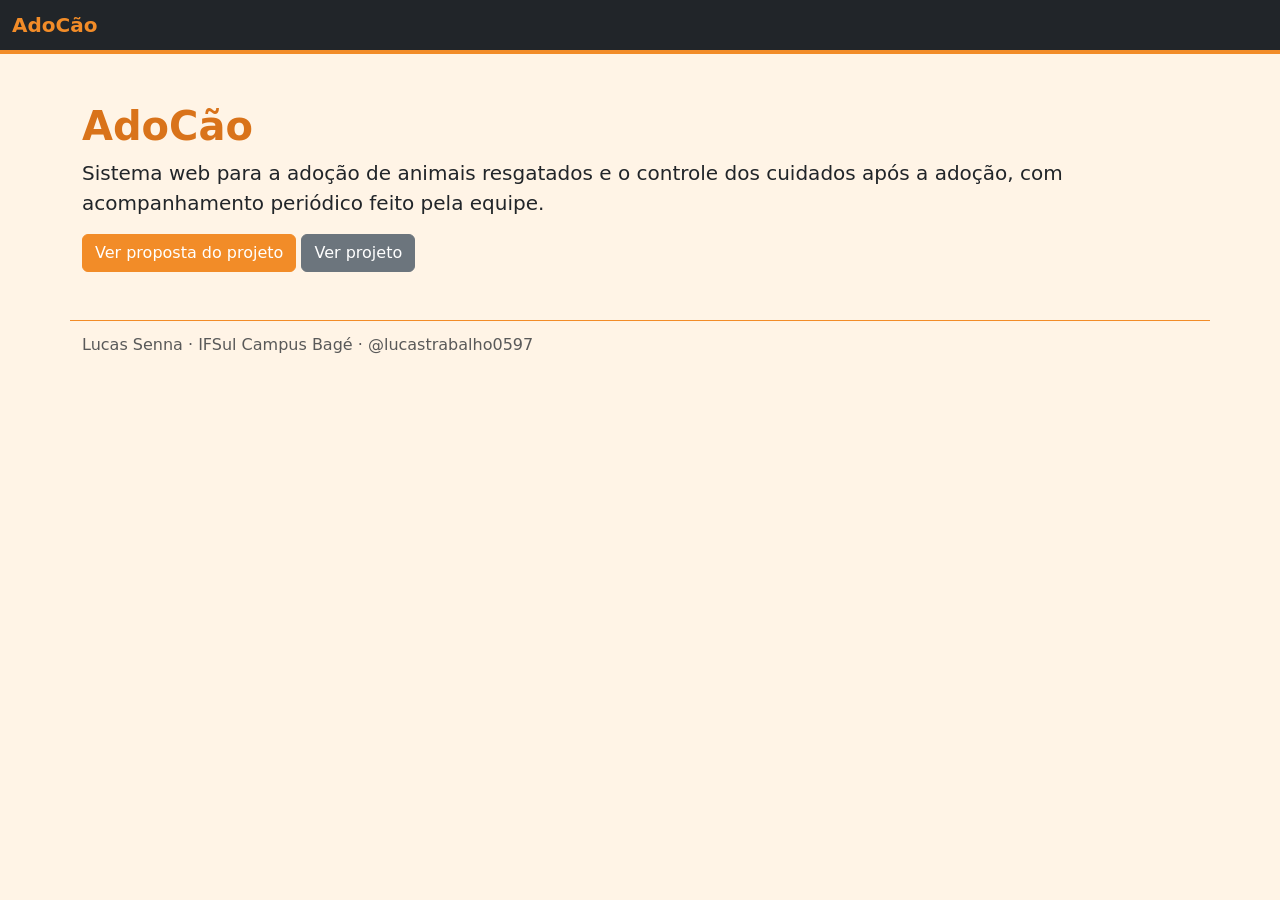
<file: index.html>
<!DOCTYPE html>
<html lang="pt-BR">
<head>
    <meta charset="UTF-8">
    <meta name="viewport" content="width=device-width, initial-scale=1.0">
    <title>AdoCão</title>
    <link href="https://cdn.jsdelivr.net/npm/bootstrap@5.3.3/dist/css/bootstrap.min.css" rel="stylesheet">
    <link href="css/estilo.css" rel="stylesheet">
</head>
<body>

    <nav class="navbar navbar-dark bg-dark">
        <div class="container-fluid">
            <span class="navbar-brand mb-0 h1">AdoCão</span>
        </div>
    </nav>

    <main class="container mt-5">
        <h1>AdoCão</h1>
        <p class="lead">
            Sistema web para a adoção de animais resgatados e o controle dos
            cuidados após a adoção, com acompanhamento periódico feito pela equipe.
        </p>
        <a class="btn btn-primary"
           href="https://drive.google.com/file/d/1NruoQFojC-jD4_e2Ag3g6ogqYiFG4CYC/view?usp=sharing">
            Ver proposta do projeto
        </a>
        <a class="btn btn-secondary me-2"
           href="adocao.html">
            Ver projeto
        </a>
    </main>

    <footer class="container mt-5 mb-4 text-muted">
        Lucas Senna · IFSul Campus Bagé · @lucastrabalho0597
    </footer>

    <script src="https://cdn.jsdelivr.net/npm/bootstrap@5.3.3/dist/js/bootstrap.bundle.min.js"></script>
</body>
</html>
</file>
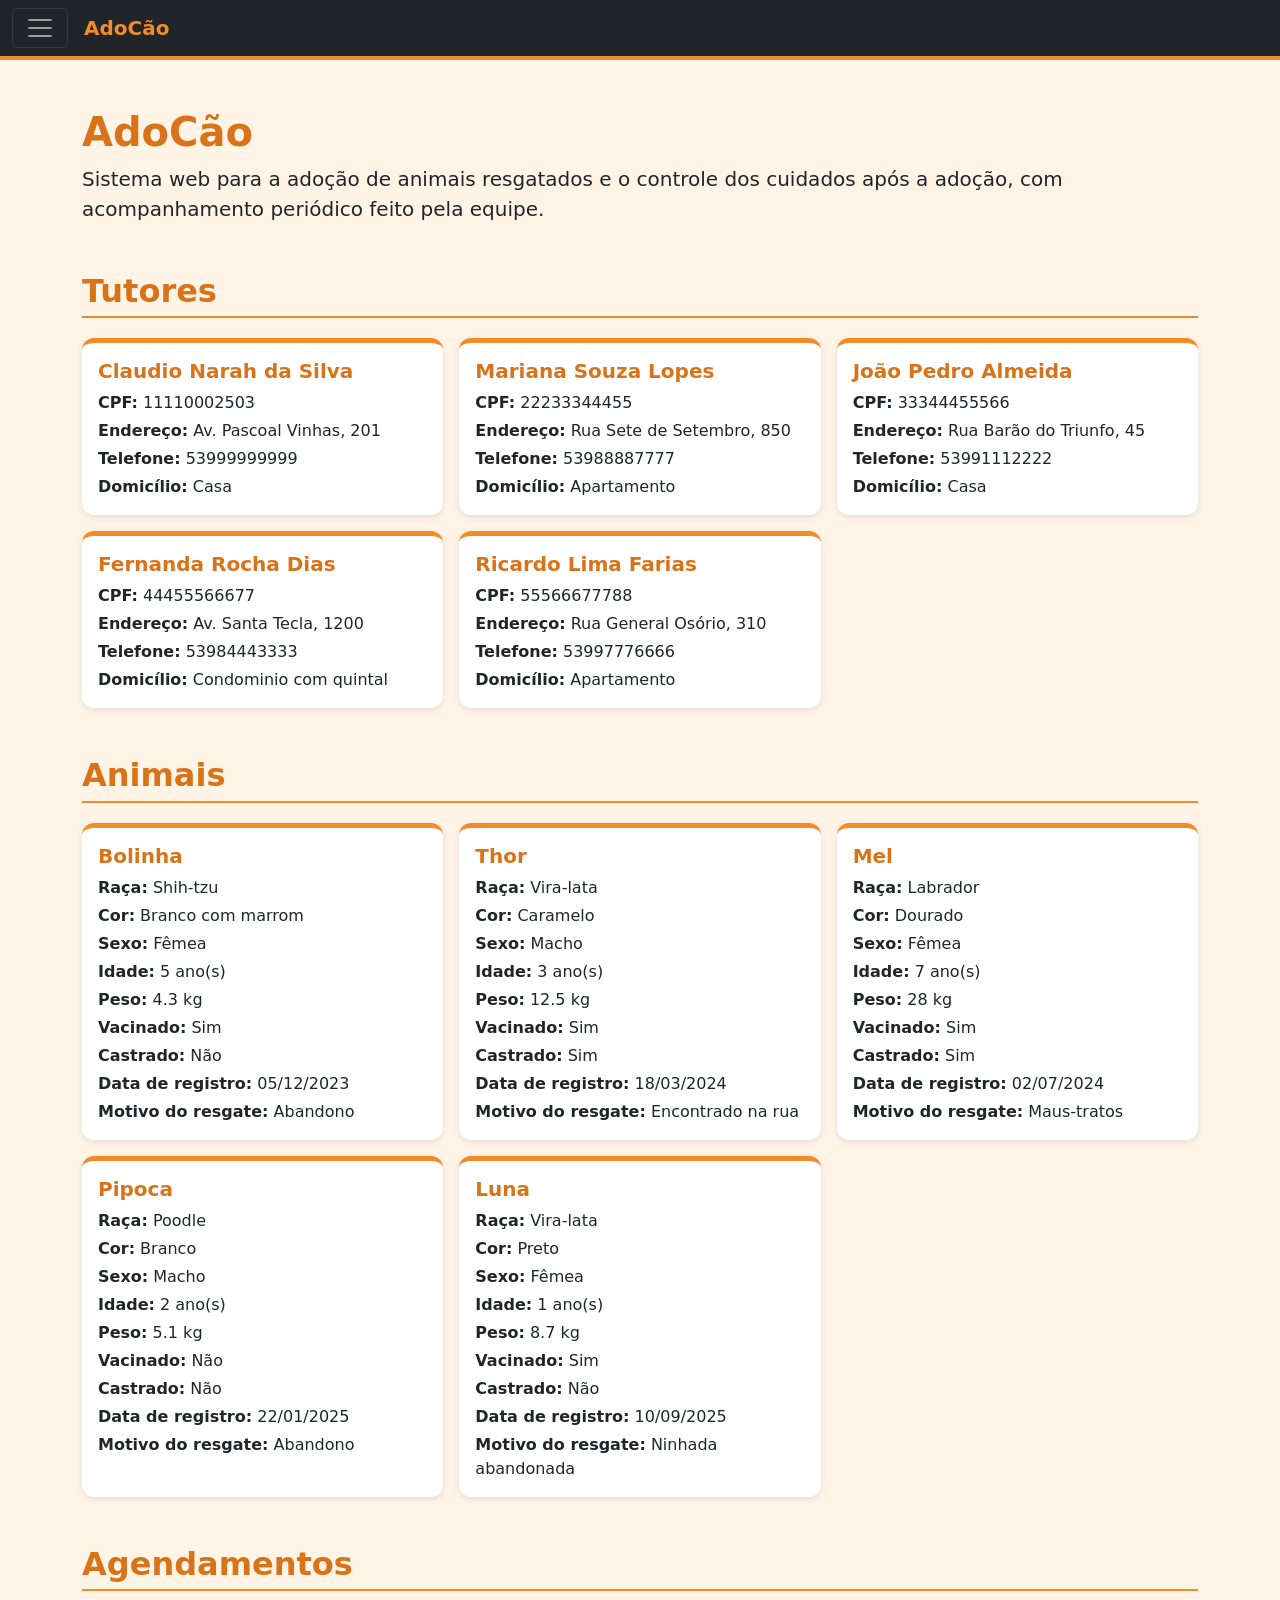
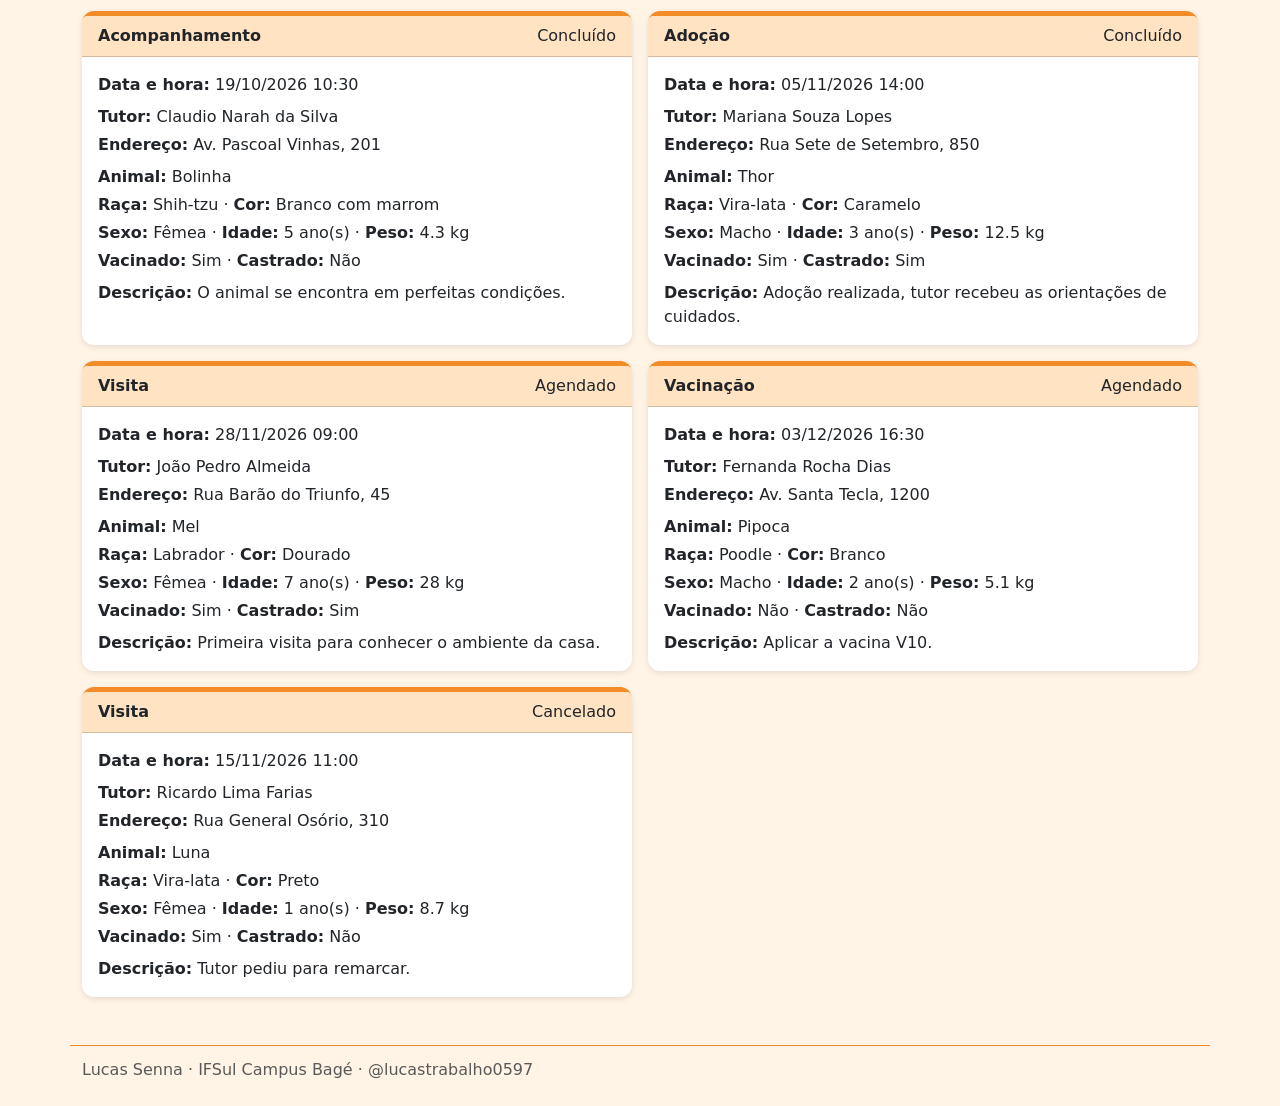
<file: adocao.html>
<!DOCTYPE html>
<html lang="pt-BR">
<head>
    <meta charset="UTF-8">
    <meta name="viewport" content="width=device-width, initial-scale=1.0">
    <title>AdoCão</title>
    <link href="https://cdn.jsdelivr.net/npm/bootstrap@5.3.3/dist/css/bootstrap.min.css" rel="stylesheet">
    <link href="css/estilo.css" rel="stylesheet">
</head>
<body>

        <nav class="navbar navbar-dark bg-dark">
        <div class="container-fluid">
            <button class="navbar-toggler" type="button"
                    data-bs-toggle="offcanvas" data-bs-target="#menuLateral"
                    aria-controls="menuLateral" aria-label="Abrir menu">
                <span class="navbar-toggler-icon"></span>
            </button>
            <span class="navbar-brand mb-0 h1 me-auto ms-3">AdoCão</span>
        </div>

    </nav>

    <div class="offcanvas offcanvas-start text-bg-dark" tabindex="-1"
         id="menuLateral" aria-labelledby="menuLateralTitulo">
        <div class="offcanvas-header">
            <h5 class="offcanvas-title" id="menuLateralTitulo">Menu</h5>
            <button type="button" class="btn-close btn-close-white"
                    data-bs-dismiss="offcanvas" aria-label="Fechar"></button>
        </div>
            <div class="offcanvas-body">
            <ul class="nav nav-pills flex-column">
                <li class="nav-item"><a class="nav-link text-white active" href="adocao.html">Início</a></li>
                <li class="nav-item"><a class="nav-link text-white" href="admin/tutores.html">Tutores</a></li>
                <li class="nav-item"><a class="nav-link text-white" href="admin/animais.html">Animais</a></li>
                <li class="nav-item"><a class="nav-link text-white" href="admin/agendamentos.html">Agendamentos</a></li>
            </ul>
        </div>
        </div>

    <main class="container mt-5">
        <h1>AdoCão</h1>
        <p class="lead">
            Sistema web para a adoção de animais resgatados e o controle dos
            cuidados após a adoção, com acompanhamento periódico feito pela equipe.
        </p>

        <section class="mt-5">
            <h2>Tutores</h2>
            <div class="row row-cols-1 row-cols-md-2 row-cols-lg-3 g-3" id="listaTutores"></div>
        </section>

        <section class="mt-5">
            <h2>Animais</h2>
            <div class="row row-cols-1 row-cols-md-2 row-cols-lg-3 g-3" id="listaAnimais"></div>
        </section>

        <section class="mt-5">
            <h2>Agendamentos</h2>
            <div class="row row-cols-1 row-cols-md-2 g-3" id="listaAgendamentos"></div>
        </section>
    </main>

    <footer class="container mt-5 mb-4 text-muted">
        Lucas Senna · IFSul Campus Bagé · @lucastrabalho0597
    </footer>

    <script src="https://cdn.jsdelivr.net/npm/bootstrap@5.3.3/dist/js/bootstrap.bundle.min.js"></script>
    <script src="js/storage.js"></script>
    <script src="js/dadosIniciais.js"></script>
    <script src="js/repositorio.js"></script>
    <script src="js/adocao.js"></script>
</body>

</html>
</file>
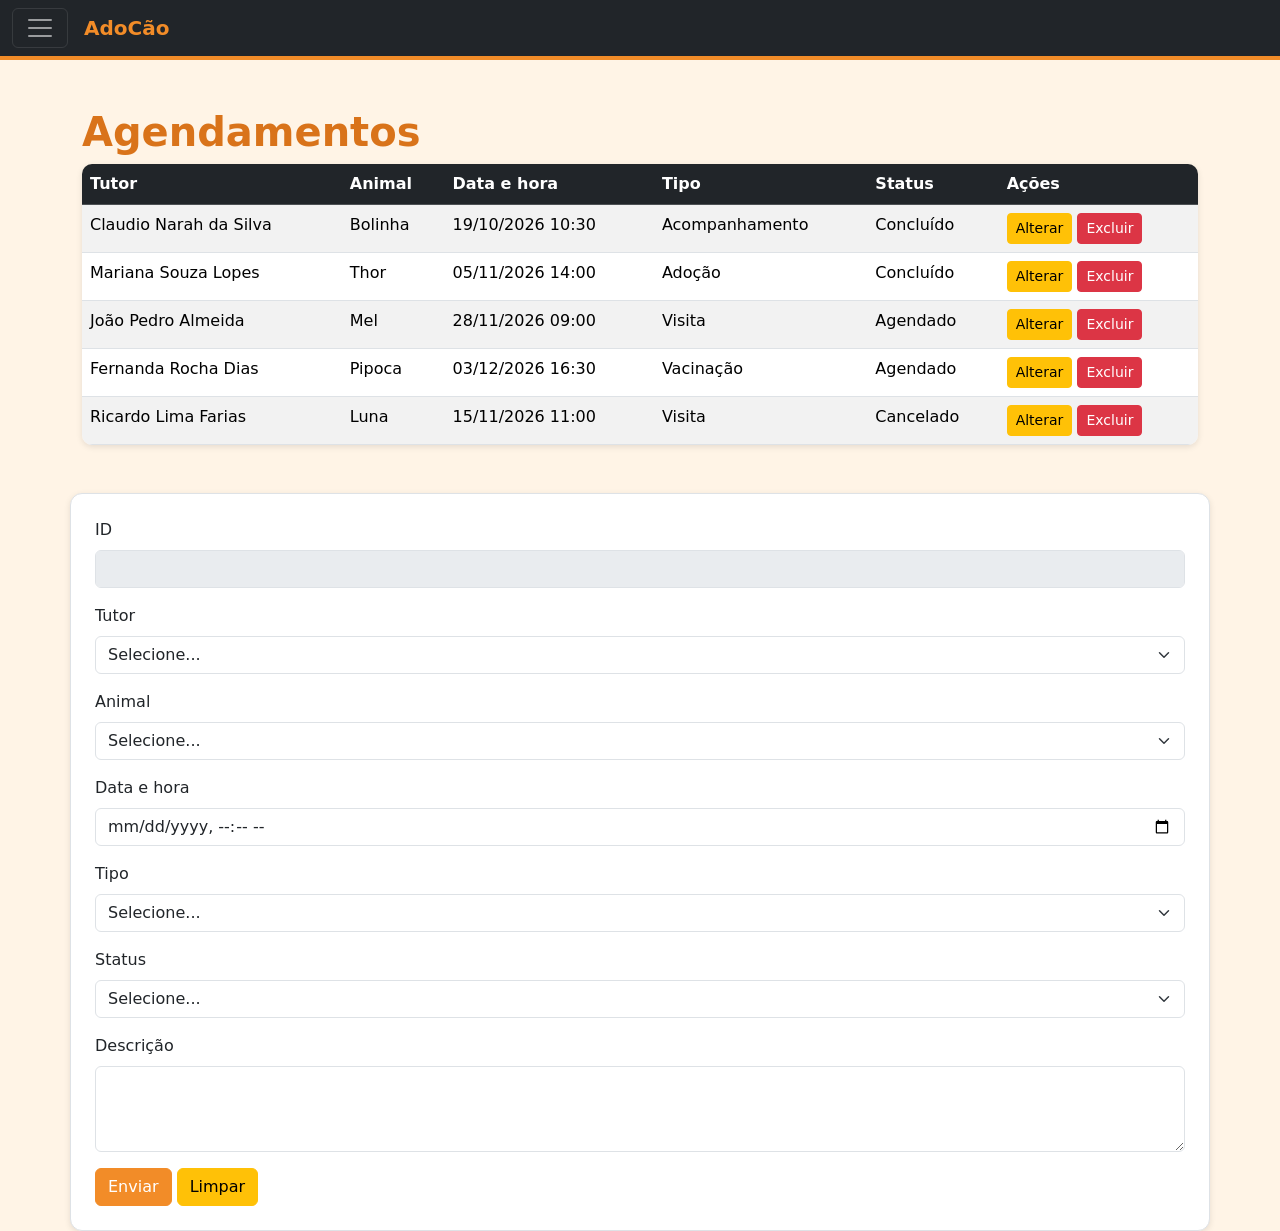
<file: admin/agendamentos.html>
<!DOCTYPE html>
<html lang="pt-BR">

<head>
    <meta charset="UTF-8">
    <meta name="viewport" content="width=device-width, initial-scale=1.0">
    <title>Agendamentos - AdoCão</title>
    <link href="https://cdn.jsdelivr.net/npm/bootstrap@5.3.3/dist/css/bootstrap.min.css" rel="stylesheet">
    <link href="../css/estilo.css" rel="stylesheet">
</head>

<body>
    <nav class="navbar navbar-dark bg-dark">
        <div class="container-fluid">
            <button class="navbar-toggler" type="button" data-bs-toggle="offcanvas" data-bs-target="#menuLateral"
                aria-controls="menuLateral" aria-label="Abrir menu">
                <span class="navbar-toggler-icon"></span>
            </button>
            <span class="navbar-brand mb-0 h1 me-auto ms-3">AdoCão</span>
        </div>
    </nav>

    <div class="offcanvas offcanvas-start text-bg-dark" tabindex="-1" id="menuLateral"
        aria-labelledby="menuLateralTitulo">
        <div class="offcanvas-header">
            <h5 class="offcanvas-title" id="menuLateralTitulo">Menu</h5>
            <button type="button" class="btn-close btn-close-white" data-bs-dismiss="offcanvas"
                aria-label="Fechar"></button>
        </div>
        <div class="offcanvas-body">
            <ul class="nav nav-pills flex-column">
                <li class="nav-item"><a class="nav-link text-white" href="../adocao.html">Início</a></li>
                <li class="nav-item"><a class="nav-link text-white" href="tutores.html">Tutores</a></li>
                <li class="nav-item"><a class="nav-link text-white" href="animais.html">Animais</a></li>
                <li class="nav-item"><a class="nav-link text-white active" href="agendamentos.html">Agendamentos</a></li>
            </ul>
        </div>
    </div>

    <div class="container mt-5">
        <h1>Agendamentos</h1>
        <div class="table-responsive">
        <table class="table table-striped table-hover">
            <thead class="table-dark">
                <tr>
                    <th>Tutor</th>
                    <th>Animal</th>
                    <th>Data e hora</th>
                    <th>Tipo</th>
                    <th>Status</th>
                    <th>Ações</th>
                </tr>
            </thead>
            <tbody id="tabela">
            </tbody>
        </table>
        </div>
    </div>

    <div class="container p-4 mt-5 border rounded">
        <form id="formulario">
            <div class="mb-3">
                <label for="id" class="form-label">ID</label>
                <input type="text" class="form-control" id="id" readonly disabled>
            </div>
            <div class="mb-3">
                <label for="tutorId" class="form-label">Tutor</label>
                <select class="form-select" id="tutorId" required>
                    <option value="">Selecione...</option>
                </select>
            </div>
            <div class="mb-3">
                <label for="animalId" class="form-label">Animal</label>
                <select class="form-select" id="animalId" required>
                    <option value="">Selecione...</option>
                </select>
            </div>
            <div class="mb-3">
                <label for="dataHora" class="form-label">Data e hora</label>
                <input type="datetime-local" class="form-control" id="dataHora" required>
            </div>
            <div class="mb-3">
                <label for="tipo" class="form-label">Tipo</label>
                <select class="form-select" id="tipo" required>
                    <option value="">Selecione...</option>
                    <option value="Visita">Visita</option>
                    <option value="Adoção">Adoção</option>
                    <option value="Acompanhamento">Acompanhamento</option>
                    <option value="Vacinação">Vacinação</option>
                </select>
            </div>
            <div class="mb-3">
                <label for="status" class="form-label">Status</label>
                <select class="form-select" id="status" required>
                    <option value="">Selecione...</option>
                    <option value="Agendado">Agendado</option>
                    <option value="Concluído">Concluído</option>
                    <option value="Cancelado">Cancelado</option>
                </select>
            </div>
            <div class="mb-3">
                <label for="descricao" class="form-label">Descrição</label>
                <textarea class="form-control" id="descricao" rows="3"></textarea>
            </div>

            <button type="button" class="btn btn-primary" onclick="gravarDoForm()">Enviar</button>
            <button type="reset" class="btn btn-warning">Limpar</button>
        </form>
    </div>

    <script src="https://cdn.jsdelivr.net/npm/bootstrap@5.3.3/dist/js/bootstrap.bundle.min.js"></script>
    <script src="../js/storage.js"></script>
    <script src="../js/dadosIniciais.js"></script>
    <script src="../js/repositorio.js"></script>
    <script src="../js/agendamentos.js"></script>
</body>

</html>
</file>
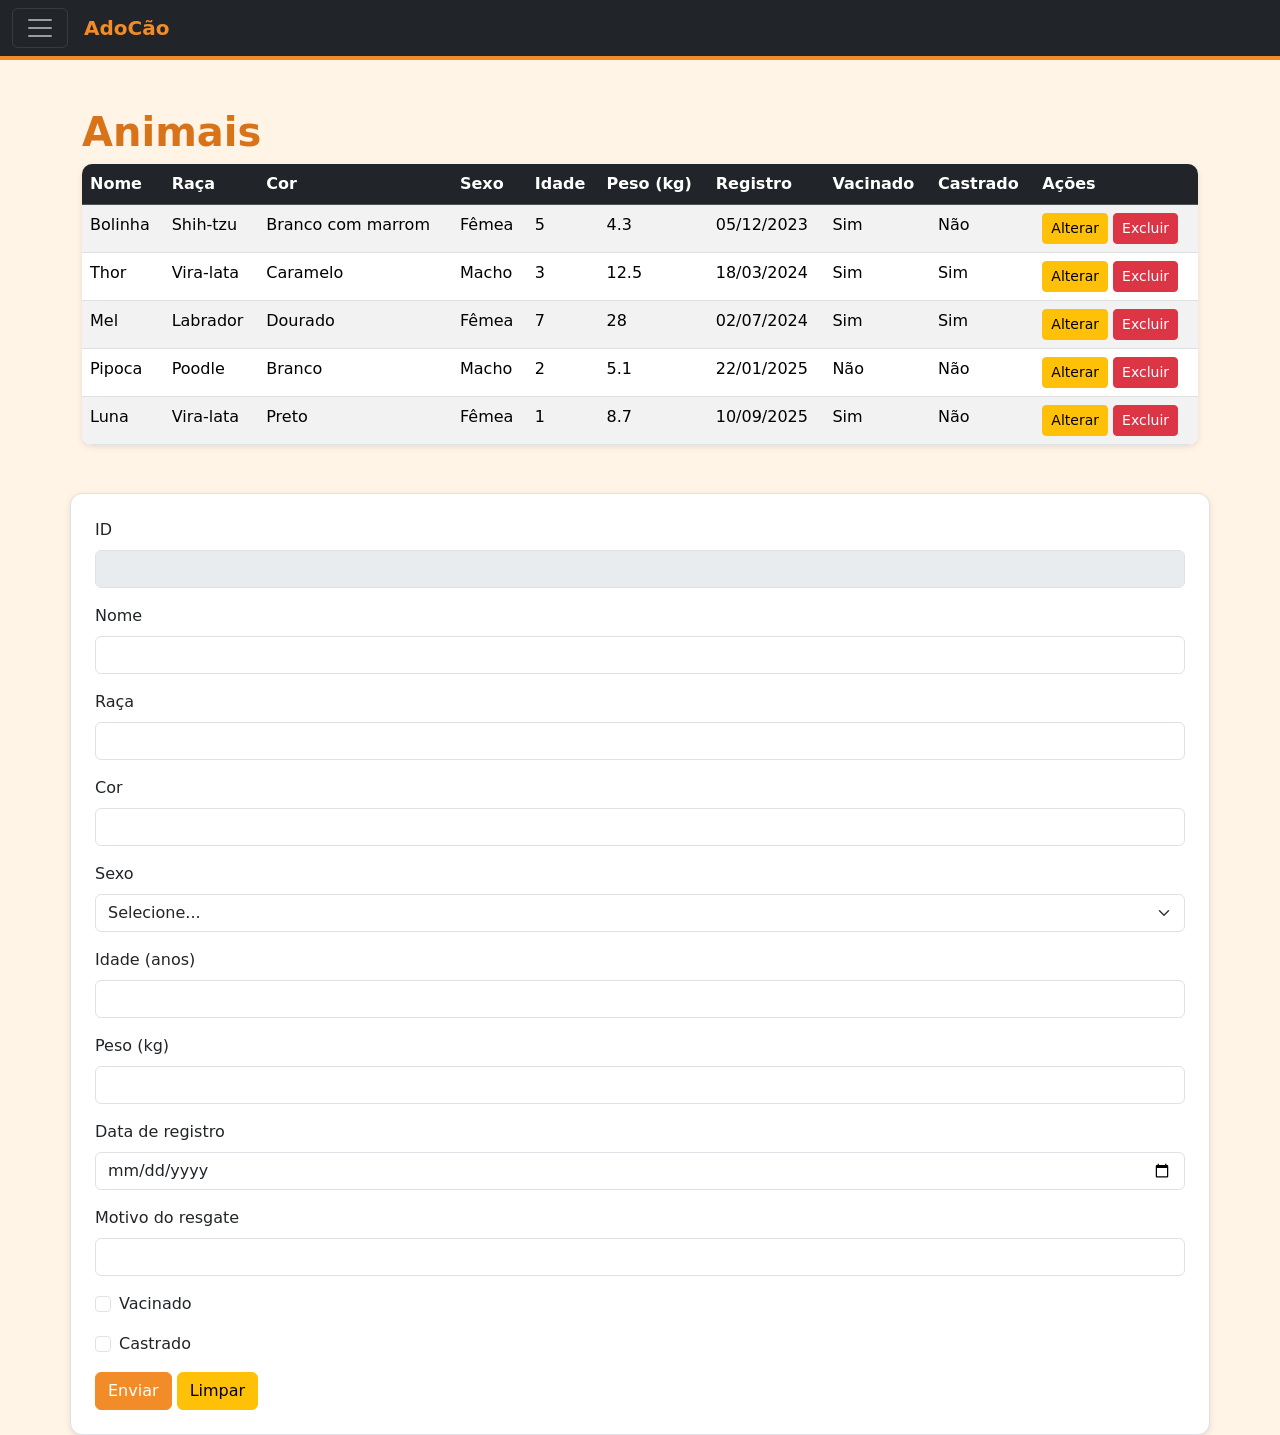
<file: admin/animais.html>
<!DOCTYPE html>
<html lang="pt-BR">

<head>
    <meta charset="UTF-8">
    <meta name="viewport" content="width=device-width, initial-scale=1.0">
    <title>Animais - AdoCão</title>
    <link href="https://cdn.jsdelivr.net/npm/bootstrap@5.3.3/dist/css/bootstrap.min.css" rel="stylesheet">
    <link href="../css/estilo.css" rel="stylesheet">
</head>

<body>
    <nav class="navbar navbar-dark bg-dark">
        <div class="container-fluid">
            <button class="navbar-toggler" type="button" data-bs-toggle="offcanvas" data-bs-target="#menuLateral"
                aria-controls="menuLateral" aria-label="Abrir menu">
                <span class="navbar-toggler-icon"></span>
            </button>
            <span class="navbar-brand mb-0 h1 me-auto ms-3">AdoCão</span>
        </div>
    </nav>

    <div class="offcanvas offcanvas-start text-bg-dark" tabindex="-1" id="menuLateral"
        aria-labelledby="menuLateralTitulo">
        <div class="offcanvas-header">
            <h5 class="offcanvas-title" id="menuLateralTitulo">Menu</h5>
            <button type="button" class="btn-close btn-close-white" data-bs-dismiss="offcanvas"
                aria-label="Fechar"></button>
        </div>
        <div class="offcanvas-body">
            <ul class="nav nav-pills flex-column">
                <li class="nav-item"><a class="nav-link text-white" href="../adocao.html">Início</a></li>
                <li class="nav-item"><a class="nav-link text-white" href="tutores.html">Tutores</a></li>
                <li class="nav-item"><a class="nav-link text-white active" href="animais.html">Animais</a></li>
                <li class="nav-item"><a class="nav-link text-white" href="agendamentos.html">Agendamentos</a></li>
            </ul>
        </div>
    </div>

    <div class="container mt-5">
        <h1>Animais</h1>
        <div class="table-responsive">
        <table class="table table-striped table-hover">
            <thead class="table-dark">
                <tr>
                    <th>Nome</th>
                    <th>Raça</th>
                    <th>Cor</th>
                    <th>Sexo</th>
                    <th>Idade</th>
                    <th>Peso (kg)</th>
                    <th>Registro</th>
                    <th>Vacinado</th>
                    <th>Castrado</th>
                    <th>Ações</th>
                </tr>
            </thead>
            <tbody id="tabela">
            </tbody>
        </table>
        </div>
    </div>

    <div class="container p-4 mt-5 border rounded">
        <form id="formulario">
            <div class="mb-3">
                <label for="id" class="form-label">ID</label>
                <input type="text" class="form-control" id="id" readonly disabled>
            </div>
            <div class="mb-3">
                <label for="nome" class="form-label">Nome</label>
                <input type="text" class="form-control" id="nome" required>
            </div>
            <div class="mb-3">
                <label for="raca" class="form-label">Raça</label>
                <input type="text" class="form-control" id="raca" required>
            </div>
            <div class="mb-3">
                <label for="cor" class="form-label">Cor</label>
                <input type="text" class="form-control" id="cor" required>
            </div>
            <div class="mb-3">
                <label for="sexo" class="form-label">Sexo</label>
                <select class="form-select" id="sexo" required>
                    <option value="">Selecione...</option>
                    <option value="Macho">Macho</option>
                    <option value="Fêmea">Fêmea</option>
                </select>
            </div>
            <div class="mb-3">
                <label for="idade" class="form-label">Idade (anos)</label>
                <input type="number" min="0" class="form-control" id="idade" required>
            </div>
            <div class="mb-3">
                <label for="peso" class="form-label">Peso (kg)</label>
                <input type="number" step="0.1" min="0.1" class="form-control" id="peso" required>
            </div>
            <div class="mb-3">
                <label for="dataRegistro" class="form-label">Data de registro</label>
                <input type="date" class="form-control" id="dataRegistro" required>
            </div>
            <div class="mb-3">
                <label for="motivoResgate" class="form-label">Motivo do resgate</label>
                <input type="text" class="form-control" id="motivoResgate" required>
            </div>
            <div class="form-check mb-3">
                <input class="form-check-input" type="checkbox" id="vacinado">
                <label class="form-check-label" for="vacinado">Vacinado</label>
            </div>
            <div class="form-check mb-3">
                <input class="form-check-input" type="checkbox" id="castrado">
                <label class="form-check-label" for="castrado">Castrado</label>
            </div>

            <button type="button" class="btn btn-primary" onclick="gravarDoForm()">Enviar</button>
            <button type="reset" class="btn btn-warning">Limpar</button>
        </form>
    </div>

    <script src="https://cdn.jsdelivr.net/npm/bootstrap@5.3.3/dist/js/bootstrap.bundle.min.js"></script>
    <script src="../js/storage.js"></script>
    <script src="../js/dadosIniciais.js"></script>
    <script src="../js/repositorio.js"></script>
    <script src="../js/animais.js"></script>
</body>

</html>
</file>
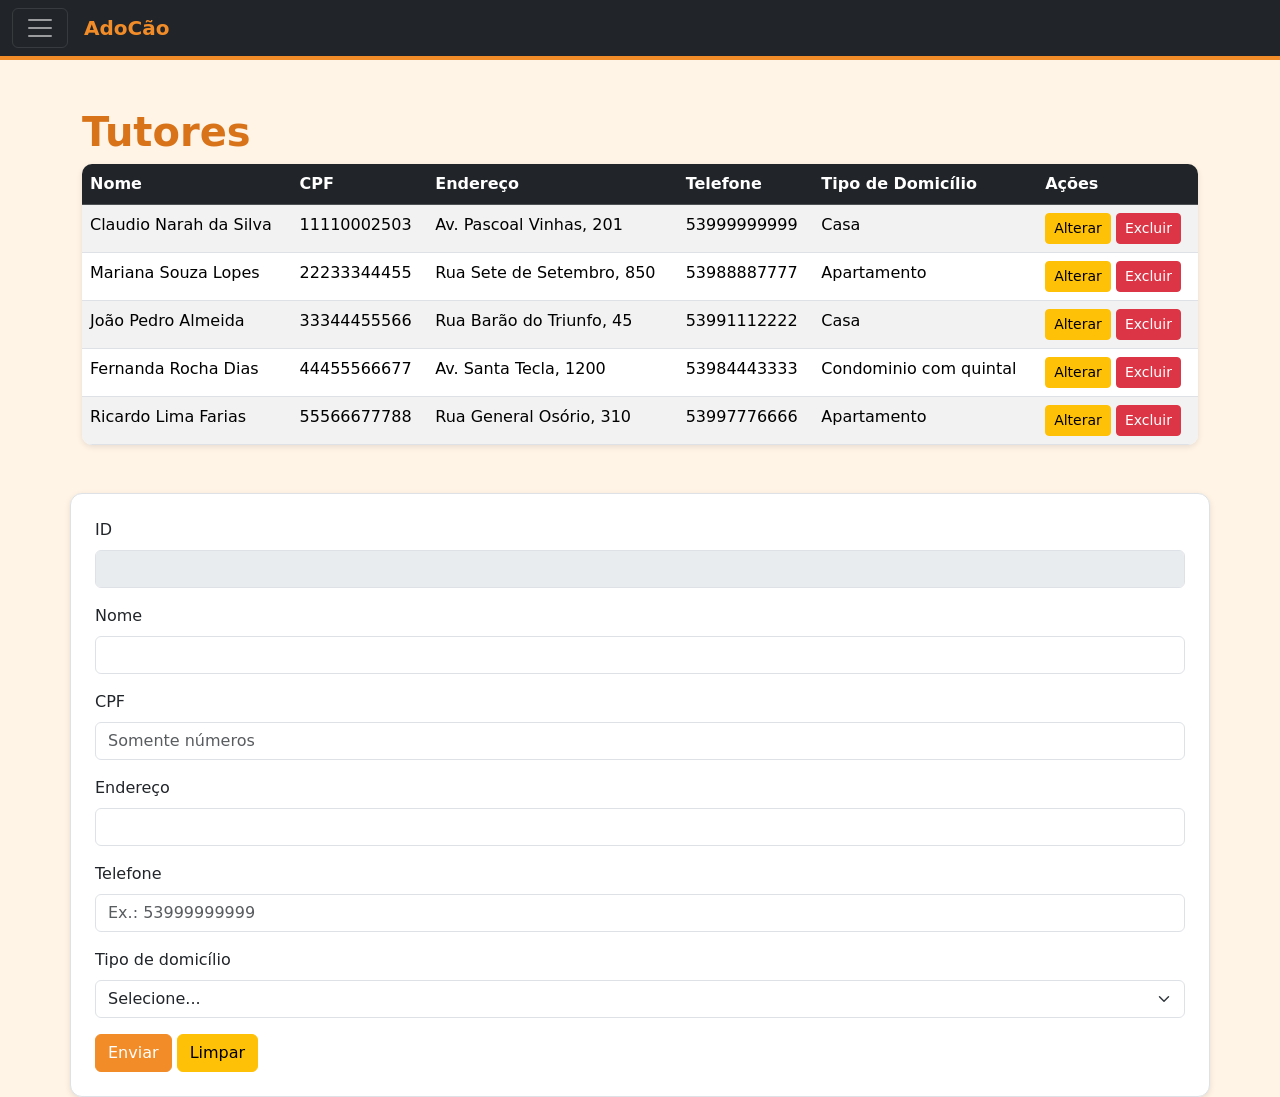
<file: admin/tutores.html>
<!DOCTYPE html>
<html lang="pt-BR">

<head>
    <meta charset="UTF-8">
    <meta name="viewport" content="width=device-width, initial-scale=1.0">
    <title>Tutores - AdoCão</title>
    <link href="https://cdn.jsdelivr.net/npm/bootstrap@5.3.3/dist/css/bootstrap.min.css" rel="stylesheet">
    <link href="../css/estilo.css" rel="stylesheet">
</head>

<body>
    <nav class="navbar navbar-dark bg-dark">
        <div class="container-fluid">
            <button class="navbar-toggler" type="button" data-bs-toggle="offcanvas" data-bs-target="#menuLateral"
                aria-controls="menuLateral" aria-label="Abrir menu">
                <span class="navbar-toggler-icon"></span>
            </button>
            <span class="navbar-brand mb-0 h1 me-auto ms-3">AdoCão</span>
        </div>
    </nav>

    <div class="offcanvas offcanvas-start text-bg-dark" tabindex="-1" id="menuLateral"
        aria-labelledby="menuLateralTitulo">
        <div class="offcanvas-header">
            <h5 class="offcanvas-title" id="menuLateralTitulo">Menu</h5>
            <button type="button" class="btn-close btn-close-white" data-bs-dismiss="offcanvas"
                aria-label="Fechar"></button>
        </div>
        <div class="offcanvas-body">
            <ul class="nav nav-pills flex-column">
                <li class="nav-item"><a class="nav-link text-white" href="../adocao.html">Início</a></li>
                <li class="nav-item"><a class="nav-link text-white active" href="tutores.html">Tutores</a></li>
                <li class="nav-item"><a class="nav-link text-white" href="animais.html">Animais</a></li>
                <li class="nav-item"><a class="nav-link text-white" href="agendamentos.html">Agendamentos</a></li>
            </ul>
        </div>
    </div>

    <div class="container mt-5">
        <h1>Tutores</h1>
        <div class="table-responsive">
        <table class="table table-striped table-hover">
            <thead class="table-dark">
                <tr>
                    <th>Nome</th>
                    <th>CPF</th>
                    <th>Endereço</th>
                    <th>Telefone</th>
                    <th>Tipo de Domicílio</th>
                    <th>Ações</th>
                </tr>
            </thead>
            <tbody id="tabela">
            </tbody>
        </table>
        </div>
    </div>

    <div class="container p-4 mt-5 border rounded">
        <form id="formulario">
            <div class="mb-3">
                <label for="id" class="form-label">ID</label>
                <input type="text" class="form-control" id="id" readonly disabled>
            </div>
            <div class="mb-3">
                <label for="nome" class="form-label">Nome</label>
                <input type="text" class="form-control" id="nome" required>
            </div>
            <div class="mb-3">
                <label for="cpf" class="form-label">CPF</label>
                <input type="text" class="form-control" id="cpf" maxlength="14" pattern="[0-9]{11}"
                    title="Digite os 11 números do CPF, sem ponto e sem traço" placeholder="Somente números"
                    oninput="somenteNumeros(this)" required>
            </div>
            <div class="mb-3">
                <label for="endereco" class="form-label">Endereço</label>
                <input type="text" class="form-control" id="endereco" required>
            </div>
            <div class="mb-3">
                <label for="telefone" class="form-label">Telefone</label>
                <input type="text" class="form-control" id="telefone" maxlength="15" pattern="[0-9]{10,11}"
                    title="Digite o DDD e o número, somente números" placeholder="Ex.: 53999999999"
                    oninput="somenteNumeros(this)" required>
            </div>
            <div class="mb-3">
                <label for="tipoDomicilio" class="form-label">Tipo de domicílio</label>
                <select class="form-select" id="tipoDomicilio" required>
                    <option value="">Selecione...</option>
                    <option value="Casa">Casa</option>
                    <option value="Apartamento">Apartamento</option>
                    <option value="Condominio com quintal">Condominio com quintal</option>
                </select>
            </div>
            <button type="button" class="btn btn-primary" onclick="gravarDoForm()">Enviar</button>
            <button type="reset" class="btn btn-warning">Limpar</button>
        </form>
    </div>

    <script src="https://cdn.jsdelivr.net/npm/bootstrap@5.3.3/dist/js/bootstrap.bundle.min.js"></script>
    <script src="../js/storage.js"></script>
    <script src="../js/dadosIniciais.js"></script>
    <script src="../js/repositorio.js"></script>
    <script src="../js/tutores.js"></script>
</body>

</html>
</file>
<file: css/estilo.css>
body {
    background-color: #fff4e6;
}

/* Rolagem suave */
html {
    scroll-behavior: smooth;
}

.navbar {
    border-bottom: 4px solid #f28c28;
}

.navbar-brand {
    color: #f28c28 !important;
    font-weight: bold;
}

/* Títulos */
h1,
h2 {
    color: #d9731a;
    font-weight: bold;
}

h2 {
    border-bottom: 2px solid #f28c28;
    padding-bottom: 6px;
    margin-bottom: 20px;
}

/* Menu lateral */
.nav-pills .nav-link.active {
    background-color: #f28c28;
}

.nav-pills .nav-link:hover {
    background-color: #d9731a;
}

/* ===== Cards ===== */
.card {
    border: none;
    border-radius: 12px;
    border-top: 5px solid #f28c28;
    box-shadow: 0 2px 6px rgba(0, 0, 0, 0.1);
    transition: transform 0.3s ease, box-shadow 0.3s ease;
}

/* Quando passa o mouse, o card sobe e ganha sombra */
.card:hover {
    transform: translateY(-6px);
    box-shadow: 0 10px 20px rgba(0, 0, 0, 0.2);
}

.card-title {
    color: #d9731a;
    font-weight: bold;
}

.card-header {
    background-color: #ffe3c2;
}

/* ===== Tabelas do admin ===== */
.table-responsive {
    border-radius: 10px;
    box-shadow: 0 2px 6px rgba(0, 0, 0, 0.1);
}

.table {
    margin-bottom: 0;
}

/* Linha da tabela destacada no hover */
.table-hover tbody tr:hover > * {
    background-color: #ffe3c2;
}

/* ===== Formulários ===== */
#formulario {
    background-color: #ffffff;
}

.container.border.rounded {
    background-color: #ffffff;
    border-radius: 12px !important;
    box-shadow: 0 2px 6px rgba(0, 0, 0, 0.1);
}

/* Campo em foco fica com borda laranja */
.form-control:focus,
.form-select:focus {
    border-color: #f28c28;
    box-shadow: 0 0 0 0.2rem rgba(242, 140, 40, 0.3);
}

.form-check-input:checked {
    background-color: #f28c28;
    border-color: #f28c28;
}

/* ===== Botões ===== */
.btn {
    transition: transform 0.2s ease;
}

.btn:hover {
    transform: scale(1.05);
}

.btn-primary {
    background-color: #f28c28;
    border-color: #f28c28;
}

.btn-primary:hover {
    background-color: #d9731a;
    border-color: #d9731a;
}

/* Rodapé */
footer {
    border-top: 1px solid #f28c28;
    padding-top: 12px;
}
</file>
